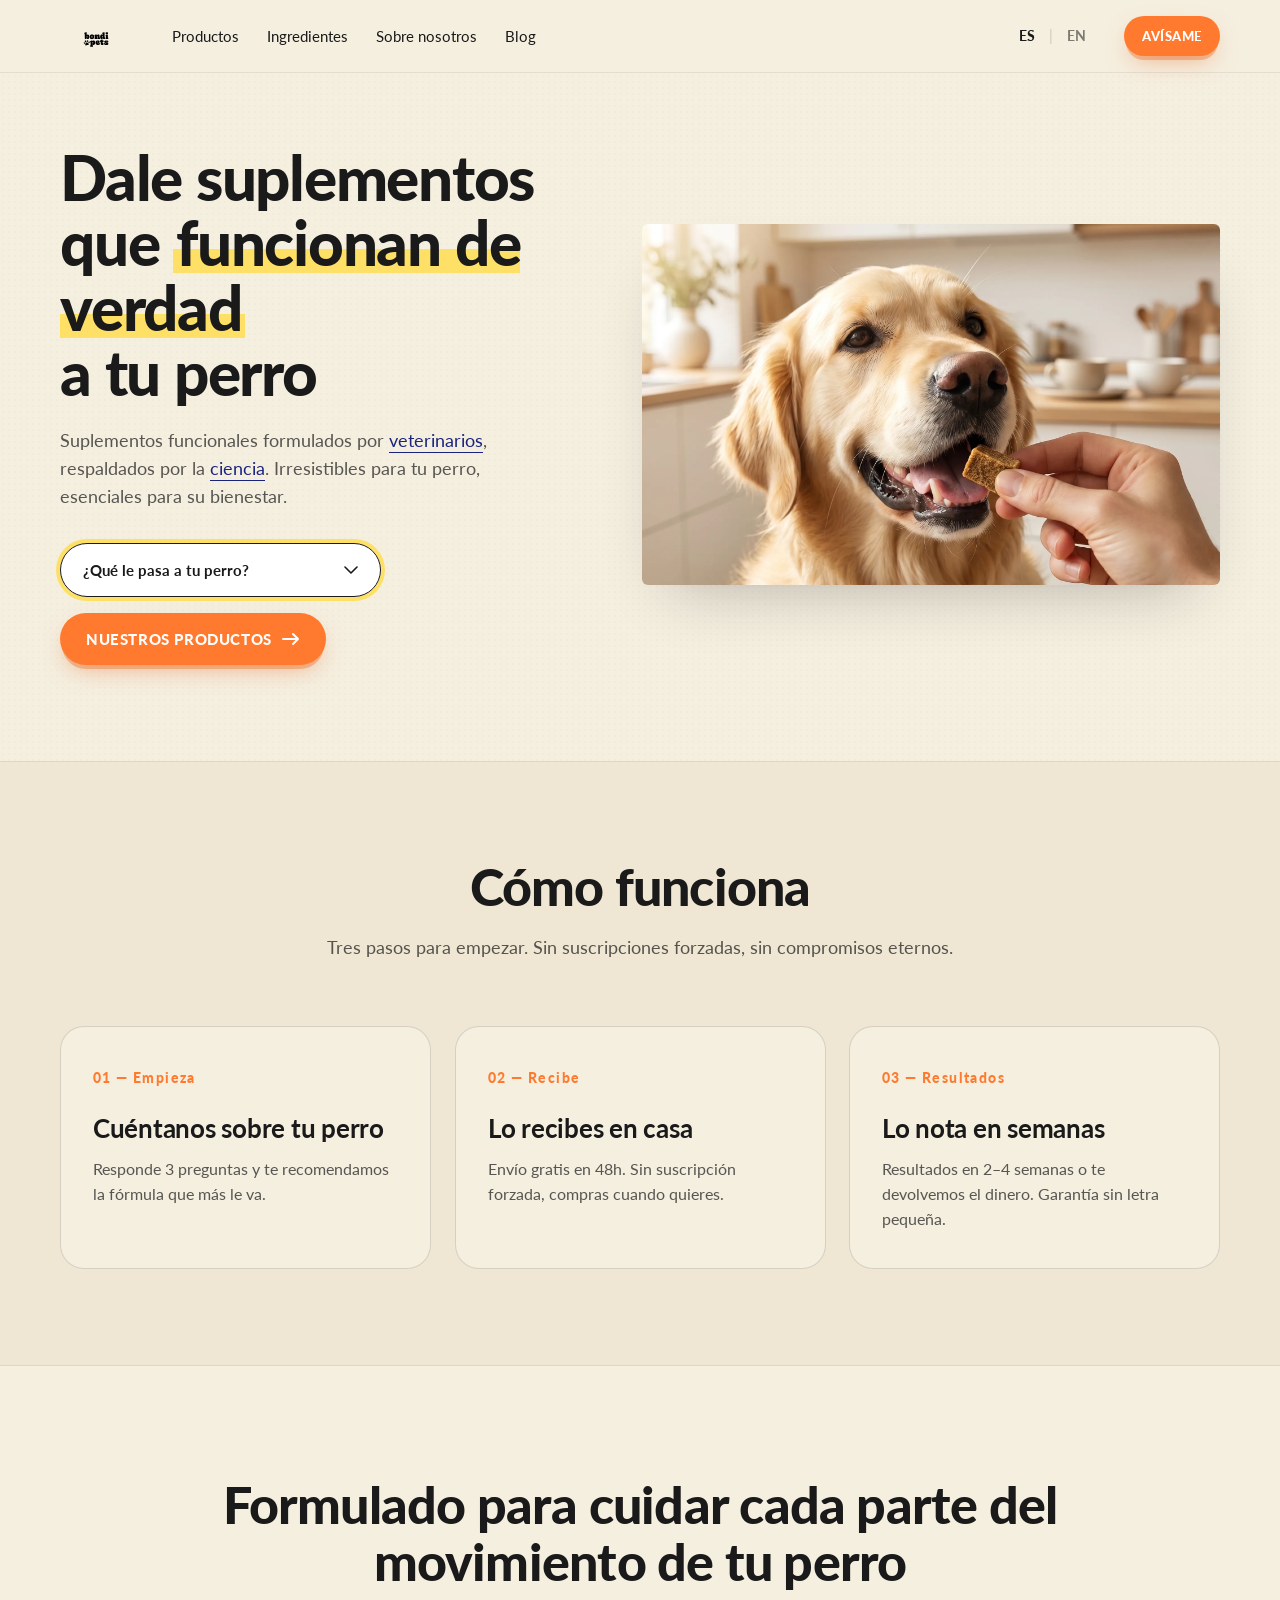
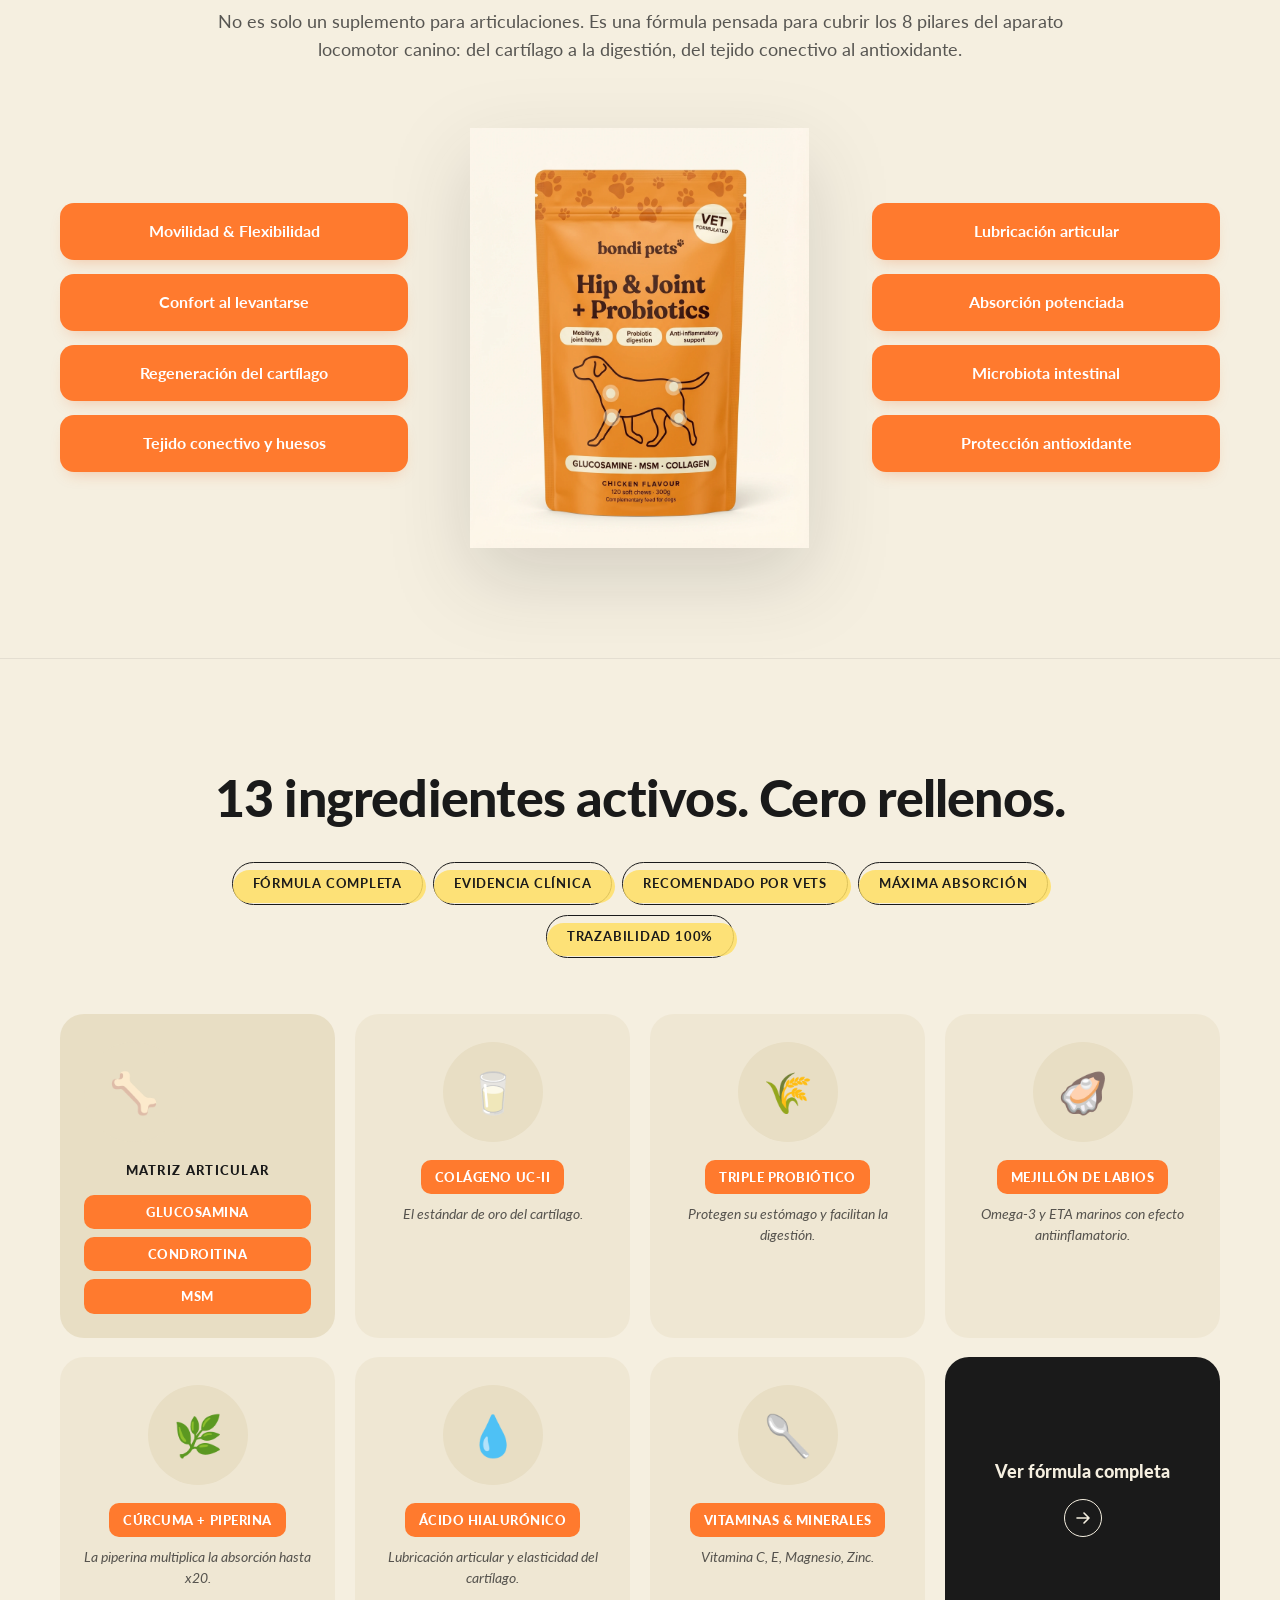
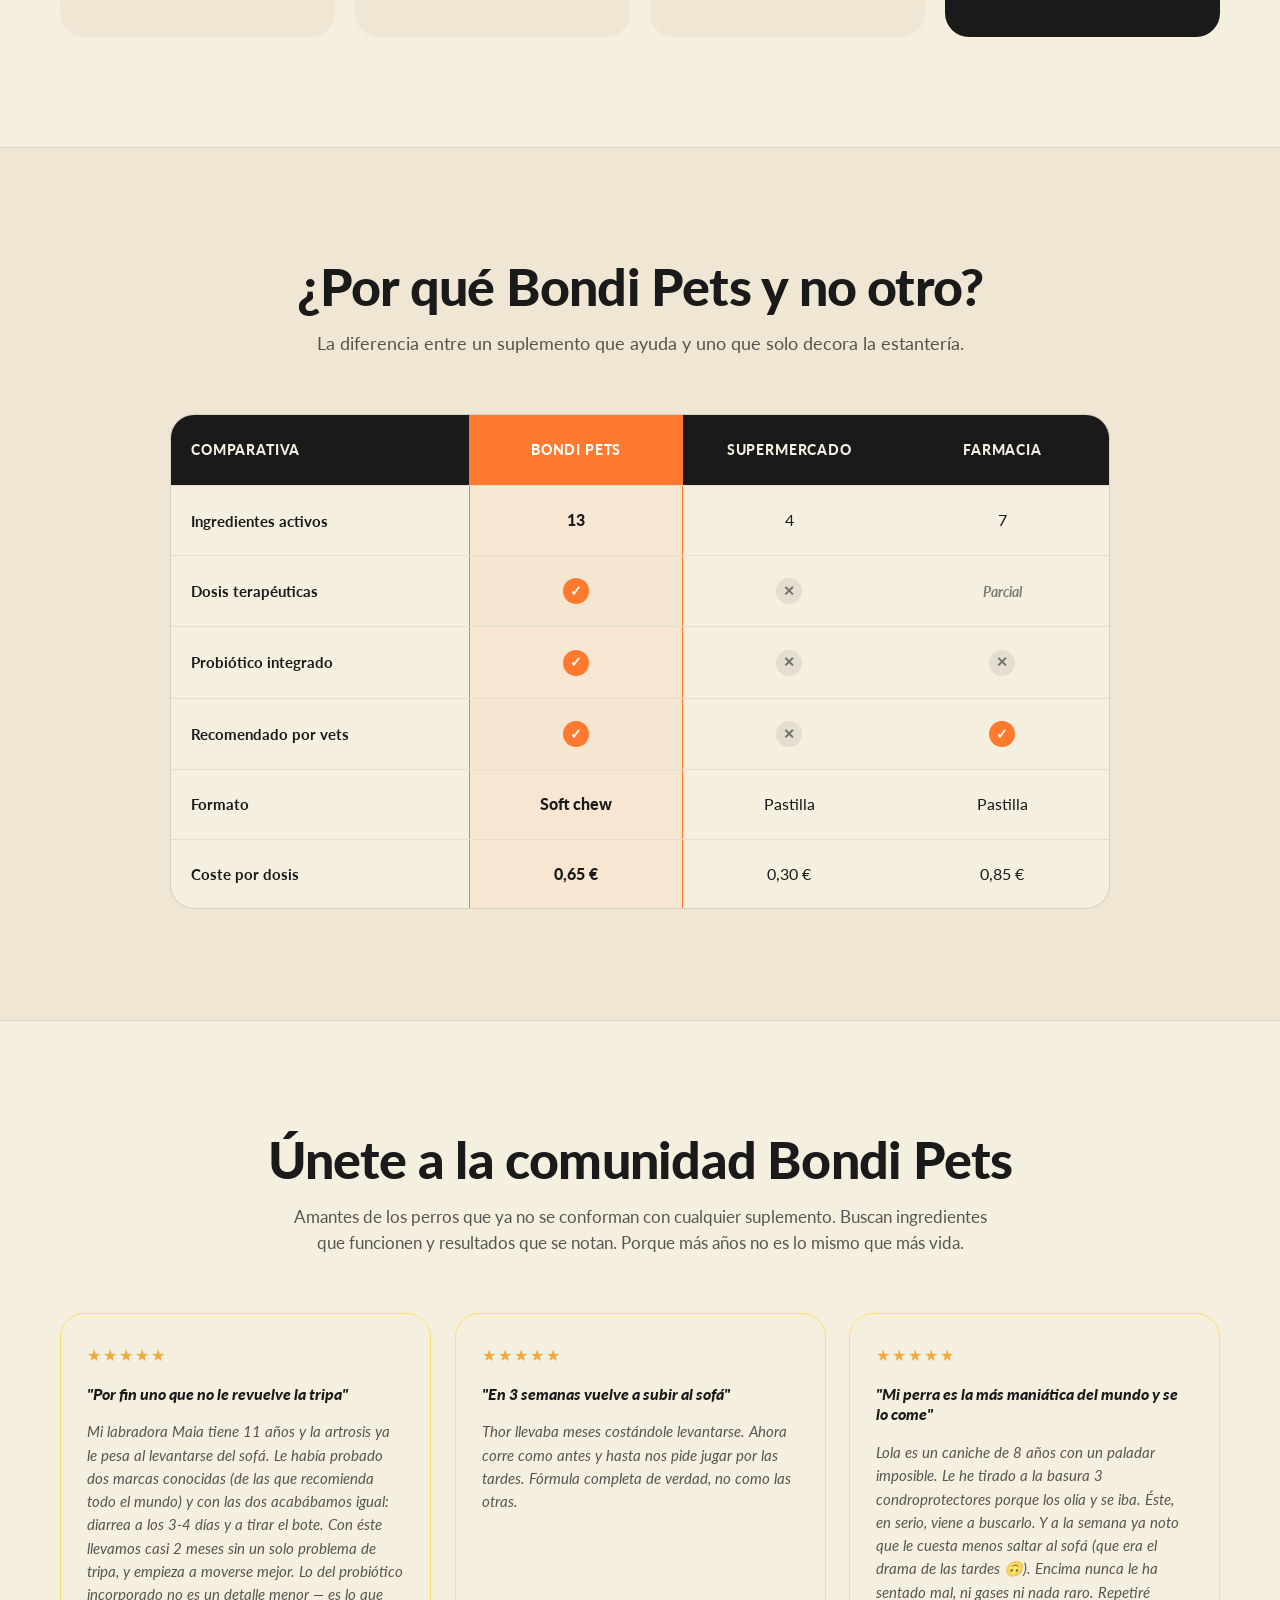
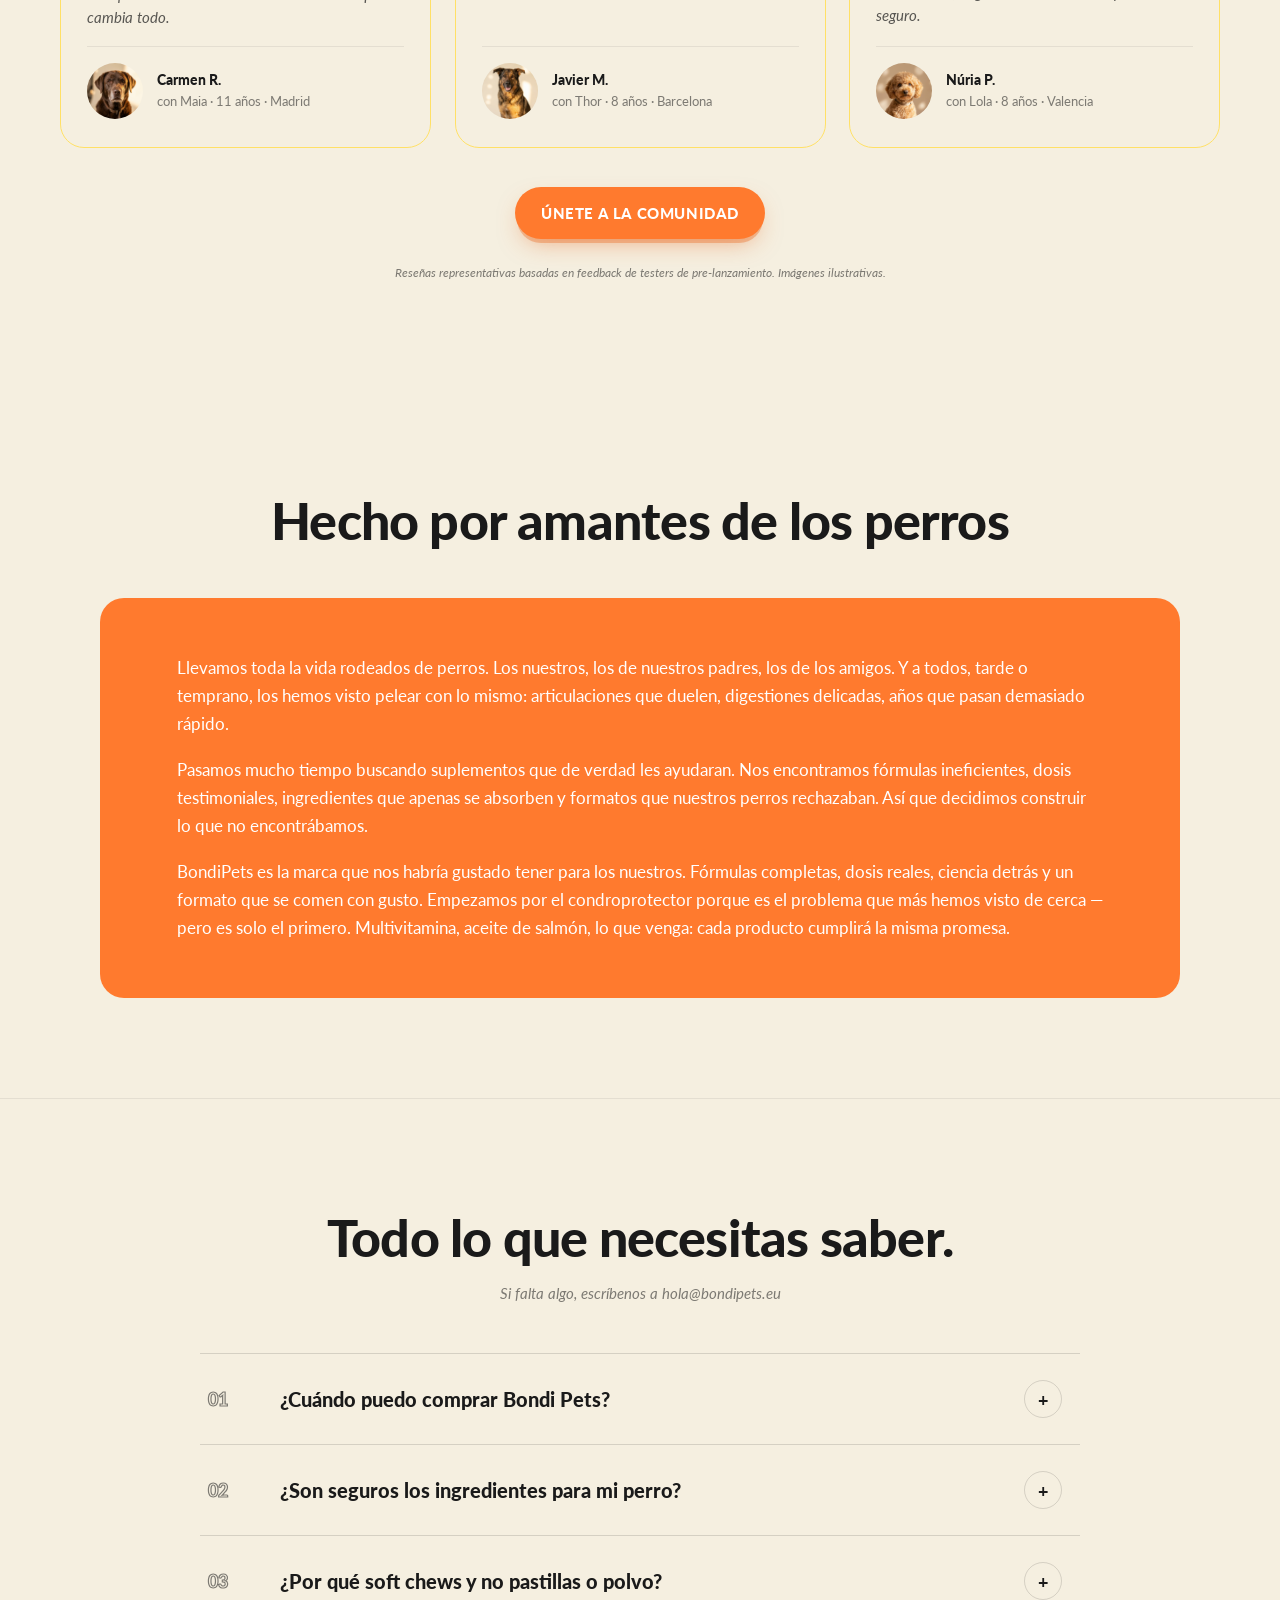
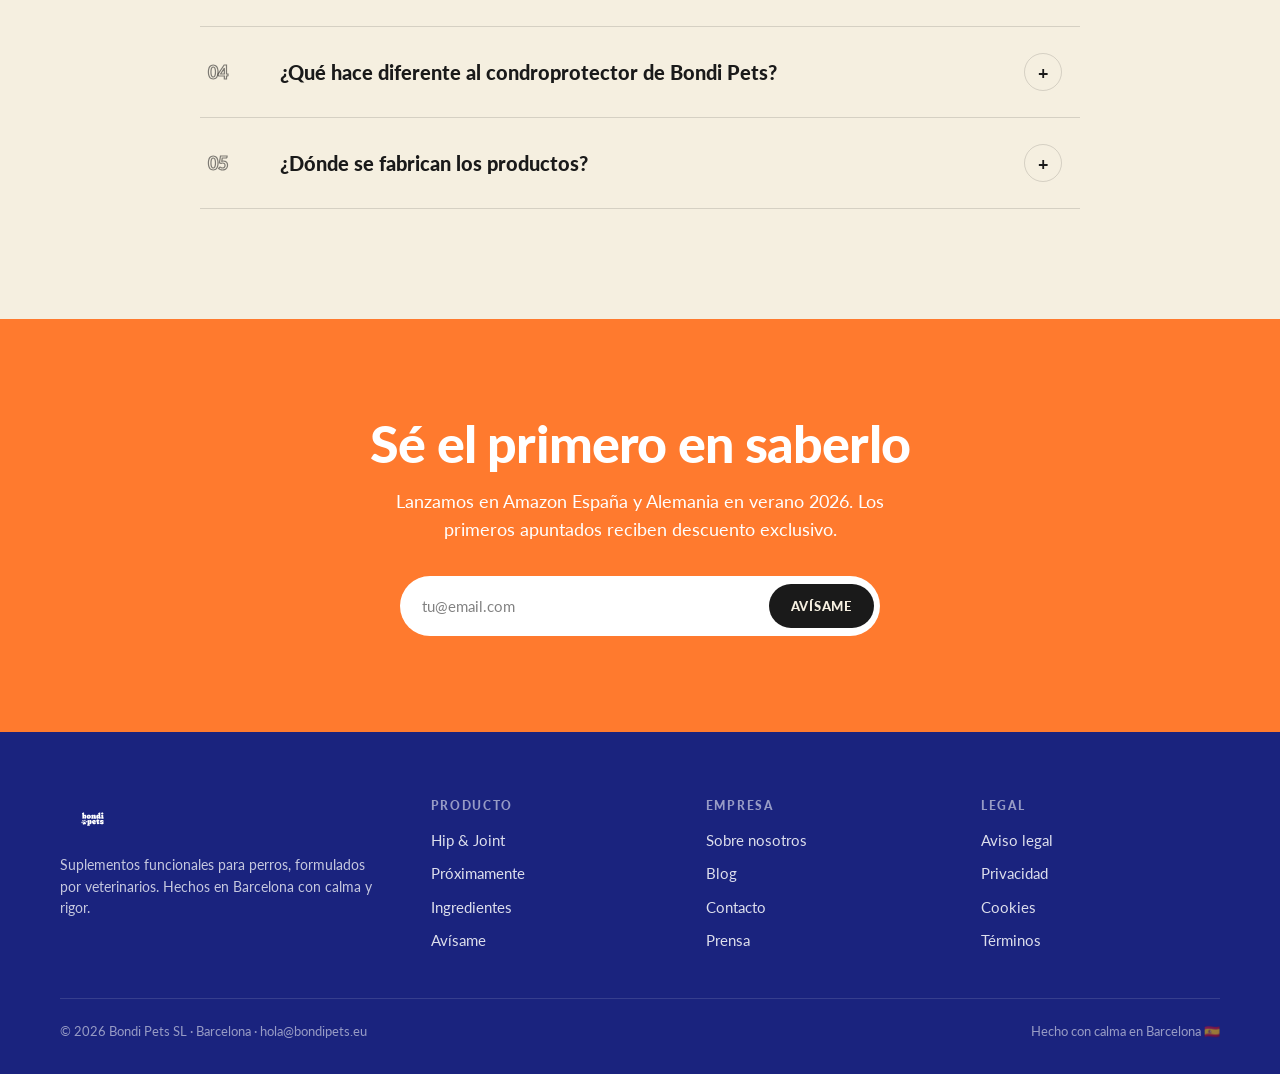
<file: index.html>
<!doctype html>
<html lang="es">
<head>
<meta charset="utf-8" />
<meta name="viewport" content="width=device-width,initial-scale=1" />
<title>Bondi Pets — Suplementos que funcionan de verdad</title>
<meta name="description" content="Suplementos funcionales para perros formulados por veterinarios y respaldados por la ciencia. Hip & Joint + Probiotics, soft chews sabor pollo." />
<link rel="preconnect" href="https://fonts.googleapis.com">
<link rel="preconnect" href="https://fonts.gstatic.com" crossorigin>
<link href="https://fonts.googleapis.com/css2?family=Lato:ital,wght@0,400;0,700;0,900;1,400;1,700&display=swap" rel="stylesheet">
<style>
/* ============================================================
   Bondi Pets — V4 design tokens
   ============================================================ */
:root {
  --cream:        #F5EFE0;
  --cream-2:      #EFE7D3;
  --cream-3:      #E8DEC4;
  --coral:        #FF7A2E;
  --coral-deep:   #E8651C;
  --coral-soft:   #FFB68A;
  --highlight:    #FFE066;
  --ink:          #1A1A1A;
  --ink-soft:     rgba(26,26,26,0.72);
  --ink-mute:     rgba(26,26,26,0.55);
  --ink-line:     rgba(26,26,26,0.14);
  --ink-line-soft:rgba(26,26,26,0.08);
  --navy:         #1A237E;

  --max:          1240px;
  --gutter:       clamp(20px, 4vw, 40px);
  --r-sm:         8px;
  --r-md:         14px;
  --r-lg:         24px;
  --r-pill:       999px;
  --ease:         cubic-bezier(0.22, 0.7, 0.2, 1);
}

/* ============================================================
   Reset + base
   ============================================================ */
*, *::before, *::after { box-sizing: border-box; }
html, body { margin: 0; padding: 0; }
html { scroll-behavior: smooth; }
body {
  font-family: "Lato", -apple-system, BlinkMacSystemFont, sans-serif;
  font-weight: 400;
  font-size: 17px;
  line-height: 1.6;
  color: var(--ink);
  background: var(--cream);
  -webkit-font-smoothing: antialiased;
  text-rendering: optimizeLegibility;
}
img { display: block; max-width: 100%; height: auto; }
button, input, select, textarea { font: inherit; color: inherit; }
button { cursor: pointer; border: 0; background: none; }
a { color: inherit; text-decoration: none; }
::selection { background: var(--highlight); color: var(--ink); }
:focus-visible {
  outline: 2px solid var(--ink);
  outline-offset: 3px;
  border-radius: 4px;
}
.container {
  width: 100%;
  max-width: var(--max);
  margin: 0 auto;
  padding: 0 var(--gutter);
}

/* ============================================================
   Type scale (Lato only)
   ============================================================ */
.h1 {
  font-weight: 900;
  font-size: clamp(38px, 5.2vw, 62px);
  line-height: 1.05;
  letter-spacing: -0.02em;
  margin: 0;
}
.h2 {
  font-weight: 900;
  font-size: clamp(32px, 4.4vw, 52px);
  line-height: 1.1;
  letter-spacing: -0.015em;
  margin: 0;
}
.h3 {
  font-weight: 700;
  font-size: clamp(20px, 2vw, 26px);
  line-height: 1.25;
  letter-spacing: -0.01em;
  margin: 0;
}
.h4 {
  font-weight: 700;
  font-size: 18px;
  line-height: 1.3;
  letter-spacing: 0;
  margin: 0;
}
.body-lg { font-size: 18px; line-height: 1.6; }
.body { font-size: 17px; line-height: 1.6; }
.body-sm { font-size: 15px; line-height: 1.55; }
.italic { font-style: italic; }
.eyebrow {
  font-weight: 700;
  font-size: 12px;
  line-height: 1.2;
  letter-spacing: 0.14em;
  text-transform: uppercase;
}
/* Highlight underline — goes under whole phrase, never cuts */
.hl {
  background-image: linear-gradient(transparent 60%, var(--highlight) 60%, var(--highlight) 92%, transparent 92%);
  background-repeat: no-repeat;
  background-size: 0% 100%;
  padding: 0 0.05em;
  transition: background-size 900ms var(--ease) 200ms;
}
.in-view .hl { background-size: 100% 100%; }
/* Navy keyword in body copy */
.kw {
  color: var(--navy);
  border-bottom: 1px solid currentColor;
  padding-bottom: 1px;
}

/* ============================================================
   Reveal animation
   ============================================================ */
.reveal {
  opacity: 0;
  transform: translateY(20px);
  transition: opacity 700ms var(--ease), transform 700ms var(--ease);
  will-change: opacity, transform;
}
.reveal.in-view {
  opacity: 1;
  transform: none;
}
.delay-1 { transition-delay: 80ms; }
.delay-2 { transition-delay: 160ms; }
.delay-3 { transition-delay: 240ms; }
.delay-4 { transition-delay: 320ms; }

/* ============================================================
   Buttons
   ============================================================ */
.btn {
  display: inline-flex;
  align-items: center;
  gap: 10px;
  padding: 14px 26px;
  border-radius: var(--r-pill);
  font-weight: 900;
  font-size: 15px;
  letter-spacing: 0.04em;
  text-transform: uppercase;
  transition: transform 240ms var(--ease), background 240ms var(--ease), box-shadow 240ms var(--ease);
  white-space: nowrap;
}
.btn-coral {
  background: var(--coral);
  color: #fff;
  box-shadow: 0 6px 0 -2px rgba(232,101,28,0.35), 0 10px 24px -8px rgba(232,101,28,0.5);
}
.btn-coral:hover {
  background: var(--coral-deep);
  transform: scale(1.02);
}
.btn-ink {
  background: var(--ink);
  color: var(--cream);
}
.btn-ink:hover {
  transform: scale(1.02);
}
.btn-outline {
  background: transparent;
  color: var(--ink);
  border: 1.5px solid var(--ink);
}
.btn-outline:hover {
  background: var(--ink);
  color: var(--cream);
}
.btn .arrow { transition: transform 240ms var(--ease); }
.btn:hover .arrow { transform: translateX(4px); }
.btn-sm { padding: 10px 18px; font-size: 13px; }

/* ============================================================
   Nav
   ============================================================ */
.nav {
  position: sticky;
  top: 0;
  z-index: 50;
  background: var(--cream);
  border-bottom: 1px solid var(--ink-line-soft);
}
.nav-inner {
  display: flex;
  align-items: center;
  gap: 32px;
  padding-top: 14px;
  padding-bottom: 14px;
}
.nav-logo img {
  height: 44px;
  width: auto;
  filter: brightness(0);
}
.nav-links {
  display: flex;
  gap: 28px;
  margin-right: auto;
  margin-left: 8px;
}
.nav-links a {
  font-size: 15px;
  font-weight: 400;
  padding: 8px 0;
  position: relative;
  transition: color 200ms;
}
.nav-links a::after {
  content: "";
  position: absolute;
  inset: auto 0 2px 0;
  height: 1.5px;
  background: var(--ink);
  transform: scaleX(0);
  transform-origin: left center;
  transition: transform 280ms var(--ease);
}
.nav-links a:hover::after { transform: scaleX(1); }
.lang {
  display: inline-flex;
  gap: 8px;
  font-size: 14px;
  font-weight: 700;
  align-items: center;
  color: var(--ink-soft);
}
.lang button {
  padding: 4px 6px;
  color: var(--ink-mute);
  font-weight: 700;
  transition: color 200ms;
}
.lang button.active { color: var(--ink); }
.lang .sep { color: var(--ink-line); }

/* ============================================================
   Hero
   ============================================================ */
.hero {
  background: var(--cream);
  padding: 72px 0 96px;
  position: relative;
  overflow: hidden;
}
.hero::before {
  /* subtle texture noise */
  content: "";
  position: absolute;
  inset: 0;
  background-image: radial-gradient(rgba(26,26,26,0.04) 1px, transparent 1px);
  background-size: 6px 6px;
  pointer-events: none;
  opacity: 0.5;
}
.hero-grid {
  display: grid;
  grid-template-columns: 1fr 1.1fr;
  gap: 56px;
  align-items: center;
  position: relative;
}
.hero-copy { max-width: 540px; }
.hero h1 {
  margin: 0 0 22px;
}
.hero-sub {
  font-size: 18px;
  line-height: 1.55;
  color: var(--ink-soft);
  margin: 0 0 32px;
  max-width: 460px;
}
.hero-controls {
  display: flex;
  flex-direction: column;
  gap: 16px;
  align-items: flex-start;
}
.hero-select-wrap {
  position: relative;
  display: inline-block;
  border-radius: var(--r-pill);
  /* yellow halo */
  box-shadow: 0 0 0 4px var(--highlight);
}
.hero-select {
  appearance: none;
  -webkit-appearance: none;
  background: #fff;
  border: 1.5px solid var(--ink);
  border-radius: var(--r-pill);
  padding: 14px 48px 14px 22px;
  font-size: 15px;
  font-weight: 700;
  min-width: 280px;
  cursor: pointer;
  background-image: url("data:image/svg+xml;utf8,<svg xmlns='http://www.w3.org/2000/svg' width='14' height='8' viewBox='0 0 14 8' fill='none'><path d='M1 1l6 6 6-6' stroke='%231A1A1A' stroke-width='1.6' stroke-linecap='round' stroke-linejoin='round'/></svg>");
  background-repeat: no-repeat;
  background-position: right 22px center;
}
.hero-select:focus { outline: none; }

.hero-img {
  position: relative;
  border-radius: 6px;
  overflow: hidden;
  aspect-ratio: 16/10;
  box-shadow: 0 30px 60px -30px rgba(26,26,26,0.3);
}
.hero-img img {
  width: 100%;
  height: 100%;
  object-fit: cover;
  display: block;
}

/* ============================================================
   Stats
   ============================================================ */
.stats {
  padding: 96px 0 80px;
  background: var(--cream);
  border-top: 1px solid var(--ink-line-soft);
}
.stats-grid {
  display: grid;
  grid-template-columns: repeat(3, 1fr);
  gap: 32px;
}
.stat {
  text-align: left;
}
.stat-num {
  font-size: clamp(64px, 8vw, 112px);
  font-weight: 900;
  line-height: 1;
  letter-spacing: -0.04em;
  color: var(--ink);
  display: flex;
  align-items: flex-start;
  gap: 8px;
}
.stat-num .pct { font-size: 0.5em; font-weight: 900; margin-top: 0.2em; }
.stat-num .emoji { font-size: 0.5em; margin-top: 0.25em; }
.stat-label {
  font-size: 17px;
  line-height: 1.4;
  color: var(--ink);
  font-weight: 700;
  margin-top: 12px;
  max-width: 320px;
}
.stats-disclaimer {
  margin-top: 36px;
  font-size: 13px;
  font-style: italic;
  color: var(--ink-mute);
}

/* ============================================================
   Como funciona (3 steps)
   ============================================================ */
.how {
  padding: 96px 0;
  background: var(--cream-2);
  border-top: 1px solid var(--ink-line-soft);
  border-bottom: 1px solid var(--ink-line-soft);
}
.how-head {
  text-align: center;
  margin-bottom: 64px;
  max-width: 720px;
  margin-left: auto;
  margin-right: auto;
}
.how-head .h2 { margin-bottom: 14px; }
.how-head .body-lg { color: var(--ink-soft); }
.how-grid {
  display: grid;
  grid-template-columns: repeat(3, 1fr);
  gap: 24px;
}
.how-card {
  background: var(--cream);
  border: 1px solid var(--ink-line);
  border-radius: var(--r-lg);
  padding: 36px 32px;
  position: relative;
  transition: transform 280ms var(--ease), box-shadow 280ms var(--ease);
}
.how-card:hover {
  transform: translateY(-4px);
  box-shadow: 0 24px 40px -20px rgba(26,26,26,0.18);
}
.how-num {
  font-size: 14px;
  font-weight: 900;
  letter-spacing: 0.1em;
  color: var(--coral);
  margin-bottom: 24px;
  display: inline-block;
}
.how-card .h3 { margin-bottom: 12px; }
.how-card p { margin: 0; color: var(--ink-soft); font-size: 16px; line-height: 1.55; }

/* ============================================================
   Beneficios — doypack flanked by 2x4 columns
   ============================================================ */
.benefits {
  padding: 110px 0;
  background: var(--cream);
}
.benefits-head {
  text-align: center;
  max-width: 880px;
  margin: 0 auto 64px;
}
.benefits-head .h2 { margin-bottom: 18px; }
.benefits-head p {
  color: var(--ink-soft);
  font-size: 18px;
  line-height: 1.55;
  margin: 0;
}
.benefits-grid {
  display: grid;
  grid-template-columns: 1fr 1.1fr 1fr;
  gap: 40px;
  align-items: center;
}
.benefit-col {
  display: flex;
  flex-direction: column;
  gap: 14px;
}
.benefit-pill {
  background: var(--coral);
  color: #fff;
  padding: 18px 22px;
  border-radius: var(--r-md);
  font-weight: 700;
  font-size: 16px;
  line-height: 1.3;
  text-align: center;
  box-shadow: 0 8px 16px -8px rgba(232,101,28,0.35);
  transition: transform 280ms var(--ease);
}
.benefit-pill:hover { transform: translateY(-2px); }
.benefit-doypack {
  display: flex;
  align-items: center;
  justify-content: center;
}
.benefit-doypack img {
  max-height: 420px;
  width: auto;
  filter: drop-shadow(0 30px 40px rgba(26,26,26,0.15));
  transition: transform 600ms var(--ease);
}
.benefit-doypack:hover img { transform: rotate(-1.5deg) translateY(-6px); }

/* ============================================================
   Ingredientes — 13 activos
   ============================================================ */
.ingredients {
  padding: 110px 0;
  background: var(--cream);
  border-top: 1px solid var(--ink-line-soft);
}
.ing-head {
  text-align: center;
  margin-bottom: 36px;
}
.ing-chips {
  display: flex;
  flex-wrap: wrap;
  justify-content: center;
  gap: 10px;
  margin: 0 auto 56px;
  max-width: 980px;
}
.ing-chip {
  border: 1.5px solid var(--ink);
  border-radius: var(--r-pill);
  padding: 10px 20px;
  font-size: 13px;
  font-weight: 700;
  letter-spacing: 0.06em;
  text-transform: uppercase;
  background: var(--cream);
  position: relative;
}
.ing-chip::before {
  content: "";
  position: absolute;
  inset: 4px -2px;
  background: var(--highlight);
  border-radius: var(--r-pill);
  z-index: -1;
  transform: translate(2px, 3px);
  opacity: 0.85;
}
.ing-chip { isolation: isolate; }

.ing-grid {
  display: grid;
  grid-template-columns: repeat(4, 1fr);
  gap: 20px;
}
.ing-card {
  background: var(--cream-2);
  border-radius: var(--r-lg);
  padding: 28px 24px 24px;
  display: flex;
  flex-direction: column;
  align-items: center;
  text-align: center;
  min-height: 280px;
  transition: transform 280ms var(--ease), box-shadow 280ms var(--ease);
}
.ing-card:hover {
  transform: translateY(-4px);
  box-shadow: 0 20px 40px -20px rgba(26,26,26,0.2);
}
.ing-img {
  width: 100px;
  height: 100px;
  border-radius: 50%;
  background: var(--cream-3);
  display: flex;
  align-items: center;
  justify-content: center;
  margin-bottom: 18px;
  overflow: hidden;
  font-size: 40px;
}
.ing-img.pl-tx::before {
  content: "";
  width: 100%; height: 100%;
  background-image:
    radial-gradient(circle at 30% 30%, rgba(255,255,255,0.6) 0 1.5px, transparent 2px),
    radial-gradient(circle at 70% 60%, rgba(26,26,26,0.15) 0 2px, transparent 3px);
  background-size: 12px 12px, 16px 16px;
}
.ing-name {
  font-weight: 900;
  font-size: 13px;
  letter-spacing: 0.04em;
  text-transform: uppercase;
  background: var(--coral);
  color: #fff;
  padding: 9px 14px;
  border-radius: 10px;
  margin-bottom: 10px;
  line-height: 1.25;
  text-align: center;
}
.ing-desc {
  color: var(--ink-soft);
  font-size: 14px;
  line-height: 1.45;
  margin: 0;
  font-style: italic;
}
/* Card variant: matrix articular */
.ing-card.matrix {
  background: var(--cream-3);
  align-items: stretch;
  text-align: center;
}
.ing-card.matrix .matrix-title {
  font-weight: 900;
  font-size: 13px;
  letter-spacing: 0.1em;
  text-transform: uppercase;
  margin-bottom: 14px;
}
.ing-card.matrix .matrix-list {
  display: flex;
  flex-direction: column;
  gap: 8px;
  margin-top: auto;
}
.ing-card.matrix .matrix-list .ing-name { margin-bottom: 0; }
/* Final CTA card */
.ing-card.cta-card {
  background: var(--ink);
  color: var(--cream);
  align-items: center;
  justify-content: center;
}
.ing-card.cta-card .cta-text {
  font-weight: 900;
  font-size: 18px;
  line-height: 1.2;
  text-align: center;
  margin-bottom: 16px;
}
.ing-card.cta-card .arrow {
  width: 38px; height: 38px;
  border: 1.5px solid var(--cream);
  border-radius: 50%;
  display: flex; align-items: center; justify-content: center;
  transition: background 240ms, color 240ms;
}
.ing-card.cta-card:hover .arrow {
  background: var(--cream);
  color: var(--ink);
}

/* ============================================================
   Comparativa
   ============================================================ */
.compare {
  padding: 110px 0;
  background: var(--cream-2);
  border-top: 1px solid var(--ink-line-soft);
  border-bottom: 1px solid var(--ink-line-soft);
  position: relative;
}
.compare::after {
  content: "";
  position: absolute;
  top: 0;
  right: 0;
  bottom: 0;
  width: 24px;
  background: linear-gradient(to right, transparent, var(--cream));
  pointer-events: none;
  z-index: 2;
}
@media (min-width: 769px) {
  .compare::after { display: none; }
}
.compare-head { text-align: center; margin-bottom: 56px; max-width: 780px; margin-left: auto; margin-right: auto; }
.compare-head p { color: var(--ink-soft); font-size: 18px; margin: 14px 0 0; }
.compare-table {
  max-width: 940px;
  margin: 0 auto;
  background: var(--cream);
  border-radius: var(--r-lg);
  overflow: hidden;
  border: 1px solid var(--ink-line);
}
.compare-row {
  display: grid;
  grid-template-columns: 1.4fr 1fr 1fr 1fr;
  align-items: center;
  border-bottom: 1px solid var(--ink-line-soft);
}
.compare-row:last-child { border-bottom: 0; }
.compare-cell {
  padding: 22px 20px;
  font-size: 15.5px;
  text-align: center;
}
.compare-cell.label {
  text-align: left;
  font-weight: 700;
  font-size: 15px;
  color: var(--ink);
}
.compare-cell.brand-col {
  position: relative;
  font-weight: 900;
  background: rgba(255,122,46,0.08);
  border-left: 1.5px solid var(--coral);
  border-right: 1.5px solid var(--coral);
}
.compare-row.head .compare-cell {
  font-weight: 900;
  font-size: 14px;
  text-transform: uppercase;
  letter-spacing: 0.06em;
  padding: 24px 20px;
  background: var(--ink);
  color: var(--cream);
}
.compare-row.head .brand-col {
  background: var(--coral);
  color: #fff;
  border: 0;
}
.compare-row.head .compare-cell.label { background: var(--ink); }
.check {
  display: inline-flex;
  width: 26px; height: 26px;
  border-radius: 50%;
  background: var(--coral);
  color: #fff;
  align-items: center;
  justify-content: center;
  font-weight: 900;
  font-size: 14px;
}
.cross {
  display: inline-flex;
  width: 26px; height: 26px;
  border-radius: 50%;
  background: rgba(26,26,26,0.08);
  color: var(--ink-mute);
  align-items: center;
  justify-content: center;
  font-weight: 900;
  font-size: 14px;
}
.partial {
  display: inline-block;
  font-weight: 700;
  color: var(--ink-mute);
  font-size: 14px;
  font-style: italic;
}

/* ============================================================
   Testimonios
   ============================================================ */
.testimonials {
  padding: 110px 0;
  background: var(--cream);
}
.test-head { text-align: center; margin-bottom: 56px; }
.test-head .h2 { margin-bottom: 16px; }
.test-head p {
  max-width: 720px;
  margin: 0 auto;
  color: var(--ink-soft);
  font-size: 17px;
  line-height: 1.55;
}
.test-grid {
  display: grid;
  grid-template-columns: repeat(3, 1fr);
  gap: 24px;
  margin-bottom: 40px;
}
.test-card {
  background: var(--cream);
  border: 1.5px solid var(--highlight);
  border-radius: var(--r-lg);
  padding: 28px 26px;
  display: flex;
  flex-direction: column;
  gap: 16px;
  position: relative;
  transition: transform 280ms var(--ease), box-shadow 280ms var(--ease);
}
.test-card:hover {
  transform: translateY(-4px);
  box-shadow: 0 24px 40px -20px rgba(26,26,26,0.15);
}
.test-stars {
  color: #F2A93B;
  font-size: 16px;
  letter-spacing: 2px;
}
.test-quote-title {
  font-weight: 900;
  font-style: italic;
  font-size: 16px;
  line-height: 1.3;
}
.test-quote {
  font-style: italic;
  color: var(--ink-soft);
  font-size: 15px;
  line-height: 1.55;
  margin: 0;
}
.test-author {
  display: flex;
  align-items: center;
  gap: 14px;
  margin-top: auto;
  padding-top: 16px;
  border-top: 1px solid var(--ink-line-soft);
}
.test-avatar {
  width: 56px;
  height: 56px;
  border-radius: 50%;
  background: var(--cream-3);
  display: flex;
  align-items: center;
  justify-content: center;
  font-size: 28px;
  flex: none;
  overflow: hidden;
}
.test-avatar img {
  width: 100%;
  height: 100%;
  object-fit: cover;
  display: block;
}
.test-meta {
  display: flex;
  flex-direction: column;
  font-size: 13px;
}
.test-meta strong { font-weight: 900; font-size: 14px; }
.test-meta span { color: var(--ink-mute); }

.test-cta { text-align: center; }
.test-disclaimer {
  text-align: center;
  font-size: 12px;
  color: var(--ink-mute);
  font-style: italic;
  margin: 24px auto 0;
  max-width: 600px;
}

/* ============================================================
   Hecho por amantes (coral block)
   ============================================================ */
.made-by {
  padding: 100px 0;
  background: var(--cream);
}
.made-by .h2 { text-align: center; margin-bottom: 48px; }
.made-block {
  background: var(--coral);
  color: #fff;
  border-radius: var(--r-lg);
  padding: 56px clamp(32px, 6vw, 80px);
  max-width: 1080px;
  margin: 0 auto;
  font-size: 17px;
  line-height: 1.65;
}
.made-block p { margin: 0 0 18px; }
.made-block p:last-child { margin-bottom: 0; }

/* ============================================================
   FAQ
   ============================================================ */
.faq {
  padding: 110px 0;
  background: var(--cream);
  border-top: 1px solid var(--ink-line-soft);
}
.faq-head { text-align: center; margin-bottom: 48px; }
.faq-head .h2 { margin-bottom: 12px; }
.faq-head .sub {
  font-style: italic;
  color: var(--ink-mute);
  font-size: 15px;
}
.faq-list {
  max-width: 880px;
  margin: 0 auto;
  border-top: 1px solid var(--ink-line);
}
.faq-item {
  border-bottom: 1px solid var(--ink-line);
}
.faq-q {
  width: 100%;
  display: grid;
  grid-template-columns: 56px 1fr 48px;
  gap: 16px;
  align-items: center;
  padding: 26px 8px;
  text-align: left;
  transition: background 200ms;
}
.faq-q:hover { background: rgba(26,26,26,0.025); }
.faq-num {
  font-weight: 900;
  font-size: 18px;
  color: transparent;
  -webkit-text-stroke: 1.2px var(--ink-mute);
  letter-spacing: 0;
}
.faq-text {
  font-weight: 900;
  font-size: clamp(17px, 1.6vw, 21px);
  line-height: 1.3;
  color: var(--ink);
}
.faq-icon {
  width: 38px;
  height: 38px;
  border-radius: 50%;
  border: 1.5px solid var(--ink-line);
  display: flex;
  align-items: center;
  justify-content: center;
  transition: transform 380ms var(--ease), background 240ms;
  font-size: 18px;
  font-weight: 700;
}
.faq-item.open .faq-icon {
  transform: rotate(45deg);
  background: var(--ink);
  color: var(--cream);
  border-color: var(--ink);
}
.faq-a {
  max-height: 0;
  overflow: hidden;
  transition: max-height 500ms var(--ease);
}
.faq-item.open .faq-a { max-height: 360px; }
.faq-a-inner {
  padding: 0 8px 28px 76px;
  color: var(--ink-soft);
  font-size: 16px;
  line-height: 1.65;
  max-width: 720px;
}

/* ============================================================
   CTA final + Footer
   ============================================================ */
.cta-final {
  background: var(--coral);
  color: #fff;
  padding: 96px 0;
  text-align: center;
}
.cta-final .h2 { color: #fff; margin-bottom: 16px; }
.cta-final p {
  font-size: 18px;
  max-width: 560px;
  margin: 0 auto 32px;
  opacity: 0.9;
  line-height: 1.55;
}
.cta-form {
  display: flex;
  align-items: center;
  background: #fff;
  border-radius: var(--r-pill);
  padding: 6px 6px 6px 22px;
  max-width: 480px;
  margin: 0 auto;
}
.cta-form input {
  flex: 1;
  border: 0;
  background: transparent;
  outline: 0;
  padding: 12px 0;
  font-size: 15px;
  color: var(--ink);
}
.cta-form input::placeholder { color: var(--ink-mute); }
.cta-form button {
  background: var(--ink);
  color: var(--cream);
  padding: 12px 22px;
  border-radius: var(--r-pill);
  font-weight: 900;
  font-size: 13px;
  letter-spacing: 0.06em;
  text-transform: uppercase;
  transition: background 240ms;
}
.cta-form button:hover { background: #000; }

.footer {
  background: var(--navy);
  color: #fff;
  padding: 64px 0 32px;
}
.footer-grid {
  display: grid;
  grid-template-columns: 1.4fr 1fr 1fr 1fr;
  gap: 36px;
  padding-bottom: 36px;
  border-bottom: 1px solid rgba(255,255,255,0.12);
}
.footer-brand img {
  height: 40px;
  filter: brightness(0) invert(1);
  margin-bottom: 18px;
}
.footer-brand p {
  font-size: 14px;
  color: rgba(255,255,255,0.75);
  line-height: 1.55;
  max-width: 320px;
  margin: 0;
}
.footer-col h4 {
  font-size: 12px;
  text-transform: uppercase;
  letter-spacing: 0.14em;
  font-weight: 900;
  color: rgba(255,255,255,0.55);
  margin: 0 0 14px;
}
.footer-col ul { list-style: none; padding: 0; margin: 0; }
.footer-col li { margin-bottom: 10px; font-size: 14.5px; }
.footer-col a {
  color: rgba(255,255,255,0.85);
  transition: color 200ms;
}
.footer-col a:hover { color: #fff; }
.footer-bottom {
  padding-top: 22px;
  display: flex;
  justify-content: space-between;
  font-size: 13px;
  color: rgba(255,255,255,0.55);
  flex-wrap: wrap;
  gap: 12px;
}

/* ============================================================
   Toast
   ============================================================ */
.toast {
  position: fixed;
  bottom: 24px;
  left: 50%;
  transform: translateX(-50%) translateY(20px);
  background: var(--ink);
  color: var(--cream);
  padding: 14px 22px;
  border-radius: var(--r-pill);
  font-size: 14px;
  font-weight: 700;
  opacity: 0;
  pointer-events: none;
  transition: all 300ms var(--ease);
  z-index: 100;
  box-shadow: 0 14px 40px -10px rgba(0,0,0,0.4);
}
.toast.show {
  opacity: 1;
  transform: translateX(-50%) translateY(0);
}

/* ============================================================
   Responsive
   ============================================================ */
@media (max-width: 1024px) {
  .hero-grid { grid-template-columns: 1fr; gap: 40px; }
  .hero-img { max-width: 560px; margin: 0 auto; }
  .stats-grid { grid-template-columns: repeat(3, 1fr); gap: 20px; }
  .how-grid { grid-template-columns: 1fr; }
  .benefits-grid { grid-template-columns: 1fr; gap: 32px; }
  .benefit-doypack { order: -1; }
  .ing-grid { grid-template-columns: repeat(2, 1fr); }
  .test-grid { grid-template-columns: 1fr; }
  .footer-grid { grid-template-columns: 1fr 1fr; }
}
@media (max-width: 768px) {
  .nav-links { display: none; }
  .nav-inner { gap: 12px; }
  .hero { padding: 48px 0 64px; }
  .stats-grid { grid-template-columns: 1fr; gap: 32px; }
  .stat-num { font-size: 64px; }
  .compare-table {
    overflow-x: auto;
    -webkit-overflow-scrolling: touch;
    scroll-snap-type: x mandatory;
    position: relative;
  }
  .compare-row { min-width: 560px; }
  .compare-cell { padding: 14px 8px; font-size: 13.5px; }
  .compare-cell.label { font-size: 13px; }
  .made-block { padding: 36px 24px; font-size: 15.5px; }
  .faq-q { grid-template-columns: 36px 1fr 38px; }
  .faq-a-inner { padding-left: 56px; padding-right: 0; }
  .footer-grid { grid-template-columns: 1fr; gap: 28px; }
}

/* ============================================================
   Reduced motion
   ============================================================ */
@media (prefers-reduced-motion: reduce) {
  .reveal { opacity: 1; transform: none; transition: none; }
  .hl { background-size: 100% 100%; transition: none; }
  * { animation: none !important; }
}
</style>
</head>
<body>

<!-- ============================================================
     NAV
     ============================================================ -->
<nav class="nav" aria-label="Principal">
  <div class="container nav-inner">
    <a href="#top" class="nav-logo" aria-label="Bondi Pets — inicio">
      <img src="images/bondi-pets-logo.svg" alt="Bondi Pets" />
    </a>
    <div class="nav-links">
      <a href="#productos">Productos</a>
      <a href="#ingredientes">Ingredientes</a>
      <a href="#sobre">Sobre nosotros</a>
      <a href="#blog">Blog</a>
    </div>
    <div class="lang" role="group" aria-label="Idioma">
      <button class="active" data-lang="ES" aria-pressed="true">ES</button>
      <span class="sep">|</span>
      <button data-lang="EN" aria-pressed="false">EN</button>
    </div>
    <a href="#cta" class="btn btn-coral btn-sm">Avísame</a>
  </div>
</nav>

<!-- ============================================================
     HERO
     ============================================================ -->
<section id="top" class="hero">
  <div class="container hero-grid">
    <div class="hero-copy">
      <h1 class="h1 reveal">
        Dale suplementos<br />
        que <span class="hl">funcionan de verdad</span><br />
        a tu perro
      </h1>
      <p class="hero-sub reveal delay-1">
        Suplementos funcionales formulados por <span class="kw">veterinarios</span>,
        respaldados por la <span class="kw">ciencia</span>. Irresistibles para tu perro,
        esenciales para su bienestar.
      </p>
      <div class="hero-controls reveal delay-2">
        <div class="hero-select-wrap">
          <select class="hero-select" aria-label="¿Qué le pasa a tu perro?">
            <option>¿Qué le pasa a tu perro?</option>
            <option>Le cuesta moverse / tiene rigidez</option>
            <option>Barriga sensible / digestión irregular</option>
            <option>Menos energía de lo normal</option>
            <option>Nada, quiero prevenir</option>
            <option>No estoy seguro/a</option>
          </select>
        </div>
        <a href="#productos" class="btn btn-coral">
          Nuestros productos
          <svg class="arrow" width="18" height="14" viewBox="0 0 18 14" fill="none" aria-hidden="true">
            <path d="M1 7h15M11 2l5 5-5 5" stroke="currentColor" stroke-width="2" stroke-linecap="round" stroke-linejoin="round"/>
          </svg>
        </a>
      </div>
    </div>
    <div class="hero-img reveal delay-2">
      <img src="images/hero-dog-eating.webp" alt="Golden retriever recibiendo un soft chew Bondi Pets en un bosque otoñal" />
    </div>
  </div>
</section>

<!-- ============================================================
     CÓMO FUNCIONA
     ============================================================ -->
<section class="how">
  <div class="container">
    <div class="how-head">
      <h2 class="h2 reveal">Cómo funciona</h2>
      <p class="body-lg reveal delay-1">Tres pasos para empezar. Sin suscripciones forzadas, sin compromisos eternos.</p>
    </div>
    <div class="how-grid">
      <div class="how-card reveal">
        <div class="how-num">01 — Empieza</div>
        <h3 class="h3">Cuéntanos sobre tu perro</h3>
        <p>Responde 3 preguntas y te recomendamos la fórmula que más le va.</p>
      </div>
      <div class="how-card reveal delay-1">
        <div class="how-num">02 — Recibe</div>
        <h3 class="h3">Lo recibes en casa</h3>
        <p>Envío gratis en 48h. Sin suscripción forzada, compras cuando quieres.</p>
      </div>
      <div class="how-card reveal delay-2">
        <div class="how-num">03 — Resultados</div>
        <h3 class="h3">Lo nota en semanas</h3>
        <p>Resultados en 2–4 semanas o te devolvemos el dinero. Garantía sin letra pequeña.</p>
      </div>
    </div>
  </div>
</section>

<!-- ============================================================
     BENEFICIOS — los 8 pilares
     ============================================================ -->
<section id="productos" class="benefits">
  <div class="container">
    <div class="benefits-head">
      <h2 class="h2 reveal">Formulado para cuidar cada parte del movimiento de tu perro</h2>
      <p class="reveal delay-1">No es solo un suplemento para articulaciones. Es una fórmula pensada para cubrir los 8 pilares del aparato locomotor canino: del cartílago a la digestión, del tejido conectivo al antioxidante.</p>
    </div>
    <div class="benefits-grid">
      <div class="benefit-col reveal">
        <div class="benefit-pill">Movilidad &amp; Flexibilidad</div>
        <div class="benefit-pill">Confort al levantarse</div>
        <div class="benefit-pill">Regeneración del cartílago</div>
        <div class="benefit-pill">Tejido conectivo y huesos</div>
      </div>
      <div class="benefit-doypack reveal delay-1">
        <img src="images/sku1-joint-orange.webp" alt="Bondi Pets Hip & Joint + Probiotics — doypack 300g sabor pollo" />
      </div>
      <div class="benefit-col reveal delay-2">
        <div class="benefit-pill">Lubricación articular</div>
        <div class="benefit-pill">Absorción potenciada</div>
        <div class="benefit-pill">Microbiota intestinal</div>
        <div class="benefit-pill">Protección antioxidante</div>
      </div>
    </div>
  </div>
</section>

<!-- ============================================================
     INGREDIENTES — 13 activos
     ============================================================ -->
<section id="ingredientes" class="ingredients">
  <div class="container">
    <div class="ing-head">
      <h2 class="h2 reveal">13 ingredientes activos. Cero rellenos.</h2>
    </div>
    <div class="ing-chips reveal delay-1">
      <span class="ing-chip">Fórmula completa</span>
      <span class="ing-chip">Evidencia clínica</span>
      <span class="ing-chip">Recomendado por vets</span>
      <span class="ing-chip">Máxima absorción</span>
      <span class="ing-chip">Trazabilidad 100%</span>
    </div>
    <div class="ing-grid">
      <!-- Matrix card: 3 ingredients combined -->
      <div class="ing-card matrix reveal">
        <div class="ing-img" aria-hidden="true">
          <!-- IMAGEN PENDIENTE: foto producto matriz articular (polvo blanco) -->
          🦴
        </div>
        <div class="matrix-title">Matriz articular</div>
        <div class="matrix-list">
          <span class="ing-name">Glucosamina</span>
          <span class="ing-name">Condroitina</span>
          <span class="ing-name">MSM</span>
        </div>
      </div>
      <div class="ing-card reveal delay-1">
        <div class="ing-img" aria-hidden="true">
          <!-- IMAGEN PENDIENTE: foto colágeno UC-II en polvo blanco -->
          🥛
        </div>
        <div class="ing-name">Colágeno UC-II</div>
        <p class="ing-desc">El estándar de oro del cartílago.</p>
      </div>
      <div class="ing-card reveal delay-2">
        <div class="ing-img" aria-hidden="true">
          <!-- IMAGEN PENDIENTE: foto triple probiótico cápsulas/granulado -->
          🌾
        </div>
        <div class="ing-name">Triple Probiótico</div>
        <p class="ing-desc">Protegen su estómago y facilitan la digestión.</p>
      </div>
      <div class="ing-card reveal delay-3">
        <div class="ing-img" aria-hidden="true">
          <!-- IMAGEN PENDIENTE: foto mejillón labios verdes -->
          🦪
        </div>
        <div class="ing-name">Mejillón de labios</div>
        <p class="ing-desc">Omega-3 y ETA marinos con efecto antiinflamatorio.</p>
      </div>
      <div class="ing-card reveal">
        <div class="ing-img" aria-hidden="true">
          <!-- IMAGEN PENDIENTE: foto cúrcuma + piperina (raíz amarilla + pimienta negra) -->
          🌿
        </div>
        <div class="ing-name">Cúrcuma + Piperina</div>
        <p class="ing-desc">La piperina multiplica la absorción hasta x20.</p>
      </div>
      <div class="ing-card reveal delay-1">
        <div class="ing-img" aria-hidden="true">
          <!-- IMAGEN PENDIENTE: foto ácido hialurónico (polvo o cápsulas) -->
          💧
        </div>
        <div class="ing-name">Ácido hialurónico</div>
        <p class="ing-desc">Lubricación articular y elasticidad del cartílago.</p>
      </div>
      <div class="ing-card reveal delay-2">
        <div class="ing-img" aria-hidden="true">
          <!-- IMAGEN PENDIENTE: foto vitaminas y minerales (cucharitas con polvos) -->
          🥄
        </div>
        <div class="ing-name">Vitaminas &amp; Minerales</div>
        <p class="ing-desc">Vitamina C, E, Magnesio, Zinc.</p>
      </div>
      <a href="#cta" class="ing-card cta-card reveal delay-3">
        <div class="cta-text">Ver fórmula completa</div>
        <span class="arrow" aria-hidden="true">
          <svg width="14" height="12" viewBox="0 0 14 12" fill="none">
            <path d="M1 6h11M8 1l5 5-5 5" stroke="currentColor" stroke-width="1.6" stroke-linecap="round" stroke-linejoin="round"/>
          </svg>
        </span>
      </a>
    </div>
  </div>
</section>

<!-- ============================================================
     COMPARATIVA
     ============================================================ -->
<section id="compare" class="compare">
  <div class="container">
    <div class="compare-head">
      <h2 class="h2 reveal">¿Por qué Bondi Pets y no otro?</h2>
      <p class="reveal delay-1">La diferencia entre un suplemento que ayuda y uno que solo decora la estantería.</p>
    </div>
    <div class="compare-table reveal delay-2" role="table" aria-label="Comparativa Bondi Pets vs supermercado vs farmacia">
      <div class="compare-row head">
        <div class="compare-cell label">Comparativa</div>
        <div class="compare-cell brand-col">Bondi Pets</div>
        <div class="compare-cell">Supermercado</div>
        <div class="compare-cell">Farmacia</div>
      </div>
      <div class="compare-row">
        <div class="compare-cell label">Ingredientes activos</div>
        <div class="compare-cell brand-col">13</div>
        <div class="compare-cell">4</div>
        <div class="compare-cell">7</div>
      </div>
      <div class="compare-row">
        <div class="compare-cell label">Dosis terapéuticas</div>
        <div class="compare-cell brand-col"><span class="check" aria-label="Sí">✓</span></div>
        <div class="compare-cell"><span class="cross" aria-label="No">✕</span></div>
        <div class="compare-cell"><span class="partial">Parcial</span></div>
      </div>
      <div class="compare-row">
        <div class="compare-cell label">Probiótico integrado</div>
        <div class="compare-cell brand-col"><span class="check">✓</span></div>
        <div class="compare-cell"><span class="cross">✕</span></div>
        <div class="compare-cell"><span class="cross">✕</span></div>
      </div>
      <div class="compare-row">
        <div class="compare-cell label">Recomendado por vets</div>
        <div class="compare-cell brand-col"><span class="check">✓</span></div>
        <div class="compare-cell"><span class="cross">✕</span></div>
        <div class="compare-cell"><span class="check">✓</span></div>
      </div>
      <div class="compare-row">
        <div class="compare-cell label">Formato</div>
        <div class="compare-cell brand-col">Soft chew</div>
        <div class="compare-cell">Pastilla</div>
        <div class="compare-cell">Pastilla</div>
      </div>
      <div class="compare-row">
        <div class="compare-cell label">Coste por dosis</div>
        <div class="compare-cell brand-col">0,65&nbsp;€</div>
        <div class="compare-cell">0,30&nbsp;€</div>
        <div class="compare-cell">0,85&nbsp;€</div>
      </div>
    </div>
  </div>
</section>

<!-- ============================================================
     TESTIMONIOS
     ============================================================ -->
<section class="testimonials">
  <div class="container">
    <div class="test-head">
      <h2 class="h2 reveal">Únete a la comunidad Bondi Pets</h2>
      <p class="reveal delay-1">Amantes de los perros que ya no se conforman con cualquier suplemento. Buscan ingredientes que funcionen y resultados que se notan. Porque más años no es lo mismo que más vida.</p>
    </div>
    <div class="test-grid">
      <article class="test-card reveal">
        <div class="test-stars" aria-label="5 estrellas">★★★★★</div>
        <div class="test-quote-title">"Por fin uno que no le revuelve la tripa"</div>
        <p class="test-quote">Mi labradora Maia tiene 11 años y la artrosis ya le pesa al levantarse del sofá. Le había probado dos marcas conocidas (de las que recomienda todo el mundo) y con las dos acabábamos igual: diarrea a los 3-4 días y a tirar el bote. Con éste llevamos casi 2 meses sin un solo problema de tripa, y empieza a moverse mejor. Lo del probiótico incorporado no es un detalle menor — es lo que cambia todo.</p>
        <div class="test-author">
          <div class="test-avatar">
            <img src="images/testimonials/maia.jpg" alt="Maia, labradora chocolate senior" />
          </div>
          <div class="test-meta">
            <strong>Carmen R.</strong>
            <span>con Maia · 11 años · Madrid</span>
          </div>
        </div>
      </article>
      <article class="test-card reveal delay-1">
        <div class="test-stars" aria-label="5 estrellas">★★★★★</div>
        <div class="test-quote-title">"En 3 semanas vuelve a subir al sofá"</div>
        <p class="test-quote">Thor llevaba meses costándole levantarse. Ahora corre como antes y hasta nos pide jugar por las tardes. Fórmula completa de verdad, no como las otras.</p>
        <div class="test-author">
          <div class="test-avatar">
            <img src="images/testimonials/thor.jpg" alt="Thor, mestizo grande adulto" />
          </div>
          <div class="test-meta">
            <strong>Javier M.</strong>
            <span>con Thor · 8 años · Barcelona</span>
          </div>
        </div>
      </article>
      <article class="test-card reveal delay-2">
        <div class="test-stars" aria-label="5 estrellas">★★★★★</div>
        <div class="test-quote-title">"Mi perra es la más maniática del mundo y se lo come"</div>
        <p class="test-quote">Lola es un caniche de 8 años con un paladar imposible. Le he tirado a la basura 3 condroprotectores porque los olía y se iba. Éste, en serio, viene a buscarlo. Y a la semana ya noto que le cuesta menos saltar al sofá (que era el drama de las tardes 🙃). Encima nunca le ha sentado mal, ni gases ni nada raro. Repetiré seguro.</p>
        <div class="test-author">
          <div class="test-avatar">
            <img src="images/testimonials/lola.jpg" alt="Lola, caniche apricot" />
          </div>
          <div class="test-meta">
            <strong>Núria P.</strong>
            <span>con Lola · 8 años · Valencia</span>
          </div>
        </div>
      </article>
    </div>
    <div class="test-cta reveal delay-3">
      <a href="#cta" class="btn btn-coral">Únete a la comunidad</a>
    </div>
    <p class="test-disclaimer">
      Reseñas representativas basadas en feedback de testers de pre-lanzamiento. Imágenes ilustrativas.
    </p>
  </div>
</section>

<!-- ============================================================
     HECHO POR AMANTES
     ============================================================ -->
<section id="sobre" class="made-by">
  <div class="container">
    <h2 class="h2 reveal">Hecho por amantes de los perros</h2>
    <div class="made-block reveal delay-1">
      <p>Llevamos toda la vida rodeados de perros. Los nuestros, los de nuestros padres, los de los amigos. Y a todos, tarde o temprano, los hemos visto pelear con lo mismo: articulaciones que duelen, digestiones delicadas, años que pasan demasiado rápido.</p>
      <p>Pasamos mucho tiempo buscando suplementos que de verdad les ayudaran. Nos encontramos fórmulas ineficientes, dosis testimoniales, ingredientes que apenas se absorben y formatos que nuestros perros rechazaban. Así que decidimos construir lo que no encontrábamos.</p>
      <p>BondiPets es la marca que nos habría gustado tener para los nuestros. Fórmulas completas, dosis reales, ciencia detrás y un formato que se comen con gusto. Empezamos por el condroprotector porque es el problema que más hemos visto de cerca — pero es solo el primero. Multivitamina, aceite de salmón, lo que venga: cada producto cumplirá la misma promesa.</p>
    </div>
  </div>
</section>

<!-- ============================================================
     FAQ
     ============================================================ -->
<section class="faq">
  <div class="container">
    <div class="faq-head">
      <h2 class="h2 reveal">Todo lo que necesitas saber.</h2>
      <p class="sub reveal delay-1">Si falta algo, escríbenos a hola@bondipets.eu</p>
    </div>
    <div class="faq-list reveal delay-2">
      <div class="faq-item">
        <button class="faq-q" aria-expanded="false">
          <span class="faq-num">01</span>
          <span class="faq-text">¿Cuándo puedo comprar Bondi Pets?</span>
          <span class="faq-icon" aria-hidden="true">+</span>
        </button>
        <div class="faq-a"><div class="faq-a-inner">El lanzamiento es verano 2026 en Amazon España y Alemania. Los primeros apuntados reciben descuento de lanzamiento y aviso exclusivo 48h antes.</div></div>
      </div>
      <div class="faq-item">
        <button class="faq-q" aria-expanded="false">
          <span class="faq-num">02</span>
          <span class="faq-text">¿Son seguros los ingredientes para mi perro?</span>
          <span class="faq-icon" aria-hidden="true">+</span>
        </button>
        <div class="faq-a"><div class="faq-a-inner">Todos nuestros activos cuentan con evidencia clínica y están formulados dentro de las dosis recomendadas para perros. Cada lote pasa análisis de estabilidad y control microbiológico antes de llegar a tu perro.</div></div>
      </div>
      <div class="faq-item">
        <button class="faq-q" aria-expanded="false">
          <span class="faq-num">03</span>
          <span class="faq-text">¿Por qué soft chews y no pastillas o polvo?</span>
          <span class="faq-icon" aria-hidden="true">+</span>
        </button>
        <div class="faq-a"><div class="faq-a-inner">Los soft chews tienen una tasa de aceptación por encima del 95% frente al 40–60% de las pastillas. Menos peleas, adherencia real y palatabilidad sabor pollo que les encanta.</div></div>
      </div>
      <div class="faq-item">
        <button class="faq-q" aria-expanded="false">
          <span class="faq-num">04</span>
          <span class="faq-text">¿Qué hace diferente al condroprotector de Bondi Pets?</span>
          <span class="faq-icon" aria-hidden="true">+</span>
        </button>
        <div class="faq-a"><div class="faq-a-inner">Somos los únicos en España que combinamos Piperina (que multiplica hasta x20 la absorción de la cúrcuma) con un probiótico integrado — directamente resolvemos la principal razón de devolución del mercado DE: trastornos digestivos al tomar condroprotector.</div></div>
      </div>
      <div class="faq-item">
        <button class="faq-q" aria-expanded="false">
          <span class="faq-num">05</span>
          <span class="faq-text">¿Dónde se fabrican los productos?</span>
          <span class="faq-icon" aria-hidden="true">+</span>
        </button>
        <div class="faq-a"><div class="faq-a-inner">Bondi Pets se formula y diseña en Barcelona, donde también registramos como operador de pienso complementario según la Reg. EU 767/2009. Cada lote cumple los estándares de calidad y trazabilidad europeos, con análisis de estabilidad y control microbiológico antes de llegar a tu perro.</div></div>
      </div>
    </div>
  </div>
</section>

<!-- ============================================================
     CTA FINAL
     ============================================================ -->
<section id="cta" class="cta-final">
  <div class="container">
    <h2 class="h2 reveal">Sé el primero en saberlo</h2>
    <p class="reveal delay-1">Lanzamos en Amazon España y Alemania en verano 2026. Los primeros apuntados reciben descuento exclusivo.</p>
    <!-- Mailerlite form: integración pendiente -->
    <form class="cta-form reveal delay-2" id="signup-form" novalidate>
      <input type="email" name="email" placeholder="tu@email.com" aria-label="Email" required />
      <button type="submit">Avísame</button>
    </form>
  </div>
</section>

<!-- ============================================================
     FOOTER
     ============================================================ -->
<footer id="blog" class="footer">
  <div class="container">
    <div class="footer-grid">
      <div class="footer-brand">
        <img src="images/bondi-pets-logo.svg" alt="Bondi Pets" />
        <p>Suplementos funcionales para perros, formulados por veterinarios. Hechos en Barcelona con calma y rigor.</p>
      </div>
      <div class="footer-col">
        <h4>Producto</h4>
        <ul>
          <li><a href="#productos">Hip &amp; Joint</a></li>
          <li><a href="#productos">Próximamente</a></li>
          <li><a href="#ingredientes">Ingredientes</a></li>
          <li><a href="#cta">Avísame</a></li>
        </ul>
      </div>
      <div class="footer-col">
        <h4>Empresa</h4>
        <ul>
          <li><a href="#sobre">Sobre nosotros</a></li>
          <li><a href="#blog">Blog</a></li>
          <li><a href="mailto:hola@bondipets.eu">Contacto</a></li>
          <li><a href="#">Prensa</a></li>
        </ul>
      </div>
      <div class="footer-col">
        <h4>Legal</h4>
        <ul>
          <li><a href="#">Aviso legal</a></li>
          <li><a href="#">Privacidad</a></li>
          <li><a href="#">Cookies</a></li>
          <li><a href="#">Términos</a></li>
        </ul>
      </div>
    </div>
    <div class="footer-bottom">
      <div>© 2026 Bondi Pets SL · Barcelona · hola@bondipets.eu</div>
      <div>Hecho con calma en Barcelona 🇪🇸</div>
    </div>
  </div>
</footer>

<div class="toast" id="toast" role="status" aria-live="polite"></div>

<script>
/* Reveal-on-scroll */
(() => {
  const io = new IntersectionObserver((entries) => {
    entries.forEach(e => {
      if (e.isIntersecting) {
        e.target.classList.add('in-view');
        io.unobserve(e.target);
      }
    });
  }, { threshold: 0.12, rootMargin: '0px 0px -40px 0px' });
  document.querySelectorAll('.reveal').forEach(el => io.observe(el));
})();

/* FAQ accordion */
(() => {
  document.querySelectorAll('.faq-item').forEach(item => {
    const btn = item.querySelector('.faq-q');
    btn.addEventListener('click', () => {
      const isOpen = item.classList.toggle('open');
      btn.setAttribute('aria-expanded', isOpen ? 'true' : 'false');
    });
  });
})();

/* Lang toggle (visual only for now) */
(() => {
  const buttons = document.querySelectorAll('.lang button');
  buttons.forEach(b => b.addEventListener('click', () => {
    buttons.forEach(x => { x.classList.remove('active'); x.setAttribute('aria-pressed','false'); });
    b.classList.add('active');
    b.setAttribute('aria-pressed','true');
  }));
})();

/* Toast */
const toastEl = document.getElementById('toast');
function toast(msg) {
  toastEl.textContent = msg;
  toastEl.classList.add('show');
  clearTimeout(toast._t);
  toast._t = setTimeout(() => toastEl.classList.remove('show'), 2400);
}

/* Email forms */
(() => {
  const form = document.getElementById('signup-form');
  if (!form) return;
  form.addEventListener('submit', (e) => {
    e.preventDefault();
    const email = form.querySelector('input[type=email]').value.trim();
    if (!email || !email.includes('@')) {
      toast('Introduce un email válido');
      return;
    }
    /* Mailerlite integration pending — placeholder success */
    toast('¡Hecho! Te avisamos 48h antes del lanzamiento.');
    form.reset();
  });
})();

/* Smooth anchors with sticky-nav offset */
(() => {
  document.querySelectorAll('a[href^="#"]').forEach(a => {
    a.addEventListener('click', (e) => {
      const id = a.getAttribute('href').slice(1);
      if (!id) return;
      const t = document.getElementById(id);
      if (!t) return;
      e.preventDefault();
      const y = t.getBoundingClientRect().top + window.scrollY - 56;
      window.scrollTo({ top: y, behavior: 'smooth' });
    });
  });
})();
</script>
</body>
</html>
</file>
